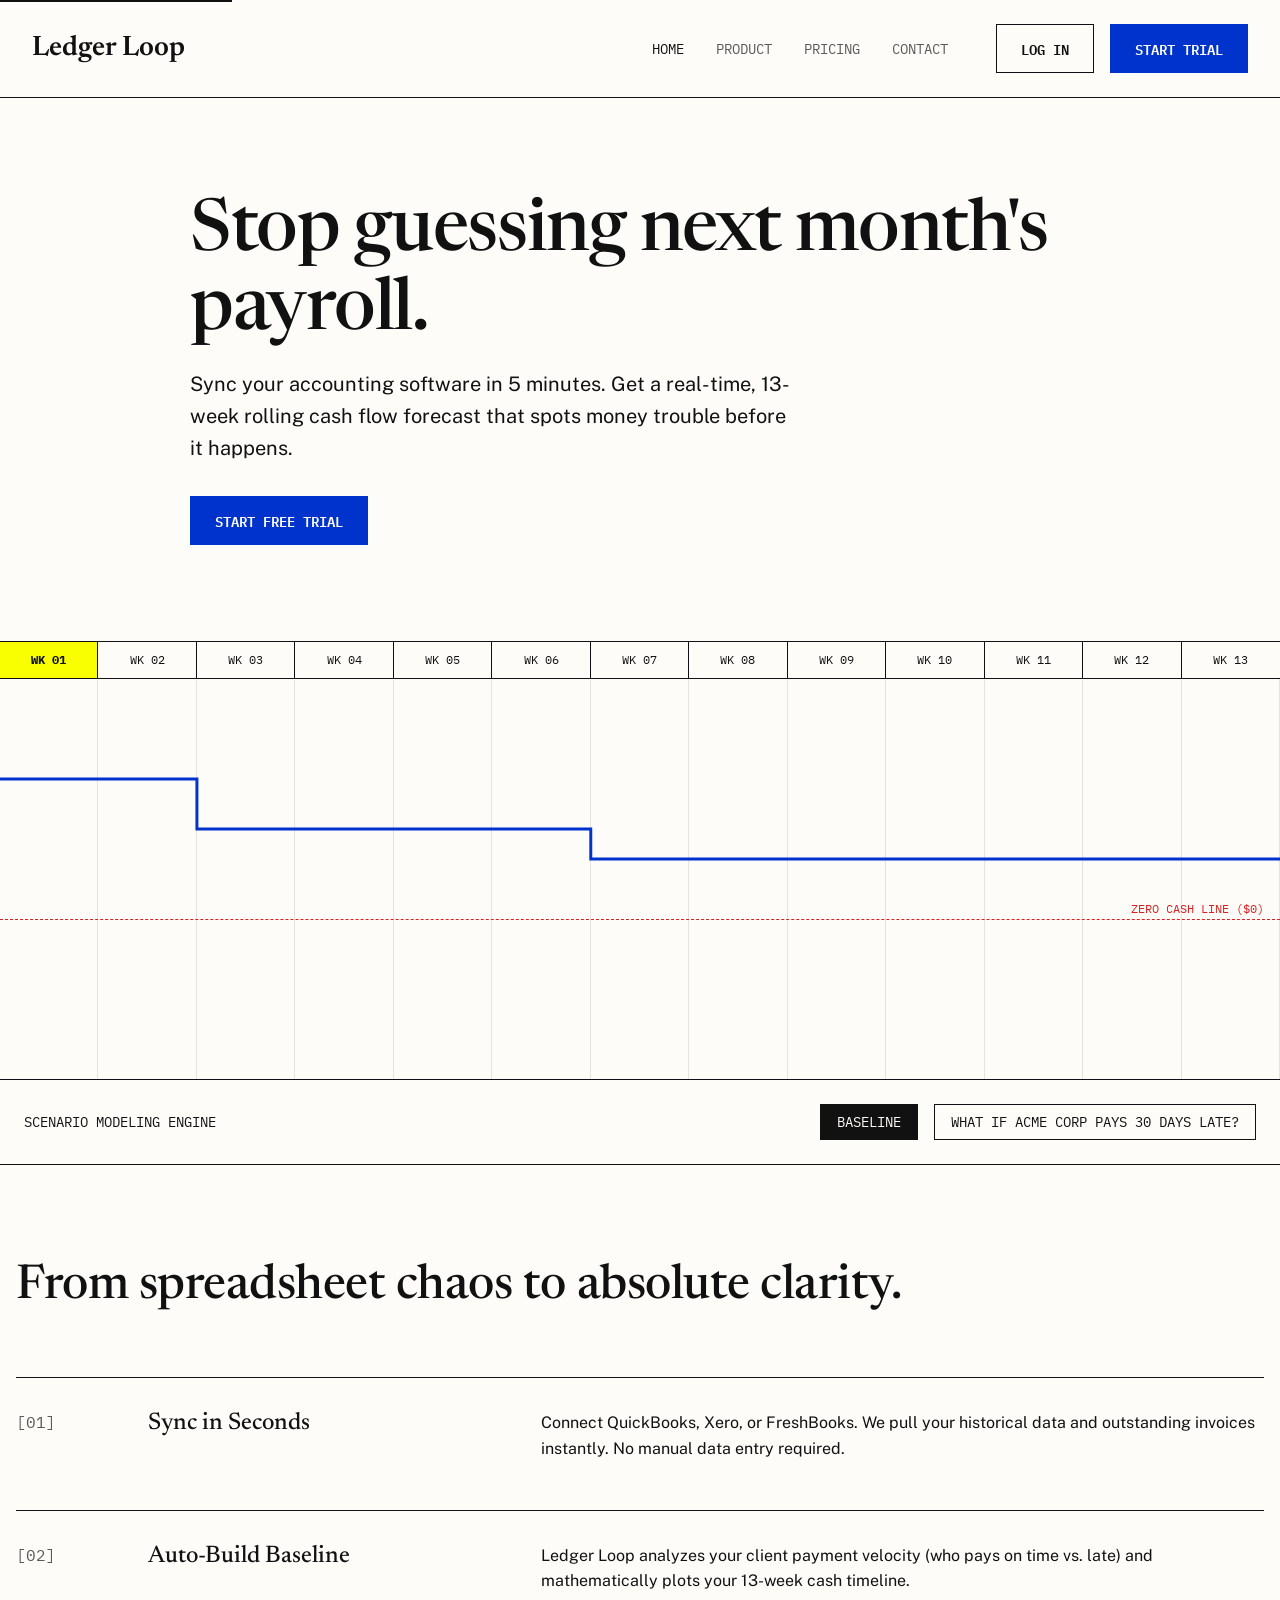
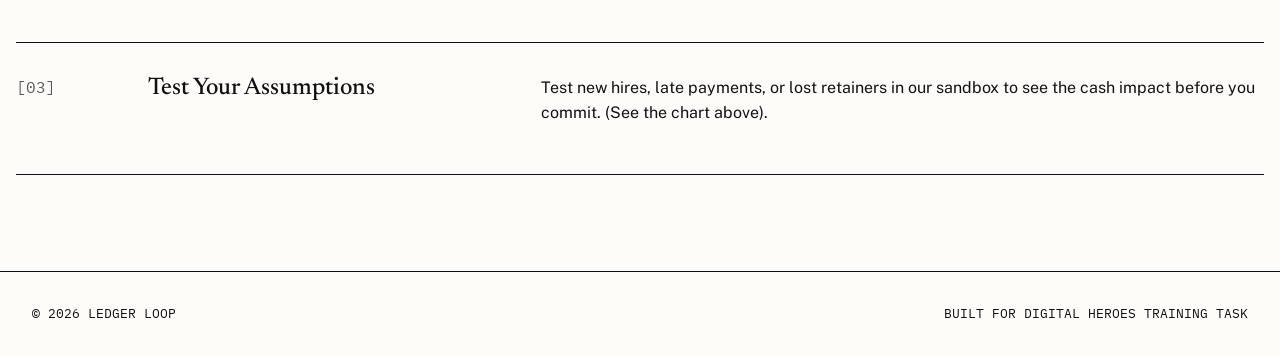
<file: index.html>
<!DOCTYPE html>
<html lang="en">
<head>
  <meta charset="UTF-8">
  <meta name="viewport" content="width=device-width, initial-scale=1.0">
  <title>Ledger Loop | 13-Week Cash Flow Forecast for Agencies</title>
  <meta name="description" content="Stop guessing next month's payroll. Ledger Loop syncs with QuickBooks, Xero, and FreshBooks to give small agencies a rolling 13-week cash flow forecast.">
  
  <!-- Preconnect for Fonts -->
  <link rel="preconnect" href="https://fonts.googleapis.com">
  <link rel="preconnect" href="https://fonts.gstatic.com" crossorigin>
  <link href="https://fonts.googleapis.com/css2?family=IBM+Plex+Mono:wght@400;500;600&family=Newsreader:ital,opsz,wght@0,6..72,400;0,6..72,500;0,6..72,600;1,6..72,400&family=Public+Sans:wght@400;500&display=swap" rel="stylesheet">
  
  <!-- CSS -->
  <link rel="stylesheet" href="/css/style.css">
  
  <!-- Open Graph / Meta -->
  <meta property="og:type" content="website">
  <meta property="og:url" content="https://ledgerloop-alpha.vercel.app/">
  <meta property="og:title" content="Ledger Loop | 13-Week Cash Flow Forecast">
  <meta property="og:description" content="Stop guessing next month's payroll. Ledger Loop gives small agencies a rolling 13-week cash flow forecast.">
  <meta property="og:image" content="https://ledgerloop-alpha.vercel.app/assets/og-image.png">
  <meta name="twitter:card" content="summary_large_image">

  <!-- Manifest -->
  <link rel="manifest" href="/site.webmanifest">
  
  <!-- JSON-LD Structured Data -->
  <script type="application/ld+json">
  {
    "@context": "https://schema.org",
    "@type": "Organization",
    "name": "Ledger Loop",
    "url": "https://ledgerloop-alpha.vercel.app",
    "logo": "https://ledgerloop-alpha.vercel.app/assets/logo.png",
    "description": "B2B SaaS product that gives small agencies and consultancies a rolling 13-week cash flow forecast."
  }
  </script>
</head>
<body>
  <a href="#main-content" class="skip-link">Skip to main content</a>
  
  <header id="site-header" class="site-header"></header>

  <main id="main-content">
    
    <!-- Hero Section -->
    <section class="hero">
      <div class="container hero-content">
        <h1>Stop guessing next month's payroll.</h1>
        <p style="font-size: 1.25rem; max-width: 600px; margin-bottom: 2rem;">Sync your accounting software in 5 minutes. Get a real-time, 13-week rolling cash flow forecast that spots money trouble before it happens.</p>
        <a href="/contact.html" class="btn btn-primary">Start Free Trial</a>
      </div>

      <!-- The Signature Element: 13-Week Horizon Grid -->
      <div class="horizon-grid-wrapper" aria-label="Interactive 13-week forecast grid">
        
        <!-- ARIA Live Region for Screen Readers -->
        <div id="scenario-announcer" aria-live="polite" class="sr-only">Showing baseline expected cash flow. All weeks are safely above the deficit threshold.</div>
        
        <!-- Grid Headers -->
        <div class="horizon-grid-headers">
          <!-- 13 Weeks -->
          <div class="horizon-col-header current"><span class="sr-only">Current Week: </span>WK 01</div>
          <div class="horizon-col-header">WK 02</div>
          <div class="horizon-col-header">WK 03</div>
          <div class="horizon-col-header">WK 04</div>
          <div class="horizon-col-header">WK 05</div>
          <div class="horizon-col-header">WK 06</div>
          <div class="horizon-col-header" id="header-wk7">WK 07</div>
          <div class="horizon-col-header" id="header-wk8">WK 08</div>
          <div class="horizon-col-header">WK 09</div>
          <div class="horizon-col-header">WK 10</div>
          <div class="horizon-col-header">WK 11</div>
          <div class="horizon-col-header">WK 12</div>
          <div class="horizon-col-header">WK 13</div>
        </div>

        <!-- Chart Area -->
        <div class="horizon-chart-area" aria-hidden="true">
          <!-- Background column lines -->
          <div class="horizon-col-line"></div><div class="horizon-col-line"></div>
          <div class="horizon-col-line"></div><div class="horizon-col-line"></div>
          <div class="horizon-col-line"></div><div class="horizon-col-line"></div>
          <div class="horizon-col-line"></div><div class="horizon-col-line"></div>
          <div class="horizon-col-line"></div><div class="horizon-col-line"></div>
          <div class="horizon-col-line"></div><div class="horizon-col-line"></div>
          <div class="horizon-col-line"></div>

          <!-- The Step-Line -->
          <svg class="chart-svg" viewBox="0 0 1300 400" preserveAspectRatio="none">
            <!-- Normal Step Path: 
                 Starts high, steps horizontally across weeks, drops slightly, stays above 60% (240px Y) 
                 Path: M 0,100 L 200,100 L 200,150 L 500,150 L 500,200 L 1300,200
            -->
            <path id="cash-trend-line" class="cash-line" d="M 0,100 L 200,100 L 200,150 L 600,150 L 600,180 L 1300,180"></path>
          </svg>

          <!-- Deficit Threshold & Warning Icons -->
          <div class="safety-line"></div>
          <span class="safety-label">ZERO CASH LINE ($0)</span>
          
          <div id="deficit-icon" class="deficit-warning-icon" style="top: 65%; left: 48%;">
            <svg width="16" height="16" viewBox="0 0 24 24" fill="none" stroke="currentColor" stroke-width="2"><path d="M10.29 3.86L1.82 18a2 2 0 0 0 1.71 3h16.94a2 2 0 0 0 1.71-3L13.71 3.86a2 2 0 0 0-3.42 0z"></path><line x1="12" y1="9" x2="12" y2="13"></line><line x1="12" y1="17" x2="12.01" y2="17"></line></svg>
            DEFICIT WARNING
          </div>
        </div>

        <!-- Interactive Controls -->
        <div class="scenario-panel">
          <span class="scenario-title">Scenario Modeling Engine</span>
          <div class="scenario-controls" role="group" aria-label="Forecast Scenarios">
            <button class="scenario-btn" aria-pressed="true" id="btn-baseline">Baseline</button>
            <button class="scenario-btn" aria-pressed="false" id="btn-delayed">What if Acme Corp pays 30 days late?</button>
          </div>
        </div>
      </div>
    </section>

    <!-- Structual Content Area -->
    <section class="section container" style="padding: 6rem 1rem;">
      <h2 style="margin-bottom: 4rem;">From spreadsheet chaos to absolute clarity.</h2>
      
      <ul class="index-list">
        <li class="index-item">
          <div class="index-marker">[01]</div>
          <h3 class="index-title">Sync in Seconds</h3>
          <p>Connect QuickBooks, Xero, or FreshBooks. We pull your historical data and outstanding invoices instantly. No manual data entry required.</p>
        </li>
        <li class="index-item">
          <div class="index-marker">[02]</div>
          <h3 class="index-title">Auto-Build Baseline</h3>
          <p>Ledger Loop analyzes your client payment velocity (who pays on time vs. late) and mathematically plots your 13-week cash timeline.</p>
        </li>
        <li class="index-item">
          <div class="index-marker">[03]</div>
          <h3 class="index-title">Test Your Assumptions</h3>
          <p>Test new hires, late payments, or lost retainers in our sandbox to see the cash impact before you commit. (See the chart above).</p>
        </li>
      </ul>
    </section>

  </main>

  <footer id="site-footer" style="border-top: 1px solid var(--color-ink); padding: 2rem 0;"></footer>

  <!-- Scripts -->
  <script src="/js/content-data.js"></script>
  <script src="/js/components.js"></script>
  <script src="/js/main.js"></script>
</body>
</html>
</file>
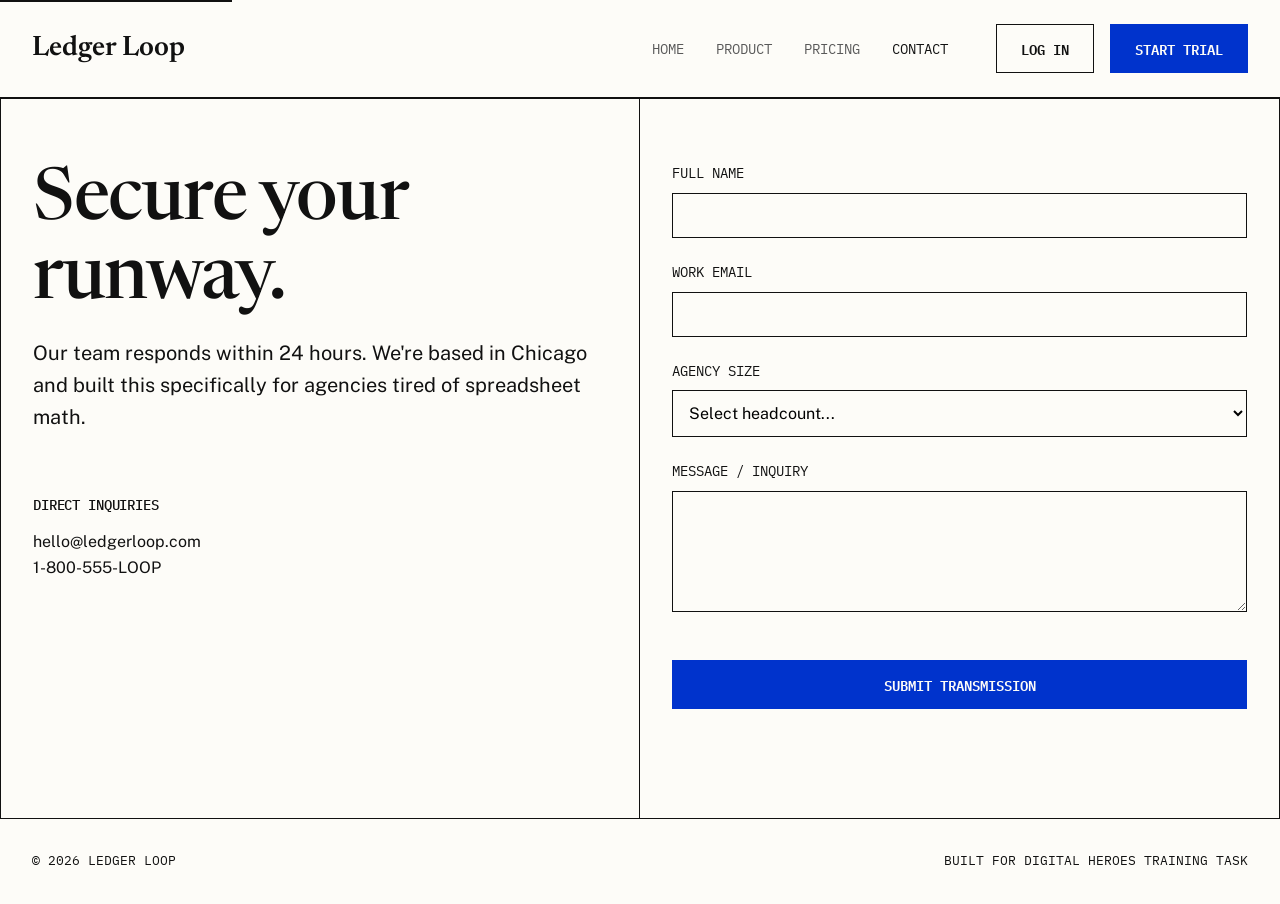
<file: contact.html>
<!DOCTYPE html>
<html lang="en">
<head>
  <meta charset="UTF-8">
  <meta name="viewport" content="width=device-width, initial-scale=1.0">
  <title>Contact & Login | Ledger Loop</title>
  <meta name="description" content="Get in touch with the Ledger Loop team or start your free trial today.">
  
  <link rel="preconnect" href="https://fonts.googleapis.com">
  <link rel="preconnect" href="https://fonts.gstatic.com" crossorigin>
  <link href="https://fonts.googleapis.com/css2?family=IBM+Plex+Mono:wght@400;500;600&family=Newsreader:ital,opsz,wght@0,6..72,400;0,6..72,500;0,6..72,600;1,6..72,400&family=Public+Sans:wght@400;500&display=swap" rel="stylesheet">
  <link rel="stylesheet" href="/css/style.css">

  <!-- Open Graph / Meta -->
  <meta property="og:type" content="website">
  <meta property="og:url" content="https://ledgerloop-alpha.vercel.app/contact.html">
  <meta property="og:title" content="Contact & Login | Ledger Loop">
  <meta property="og:description" content="Get in touch with the Ledger Loop team or start your free trial today.">
  <meta property="og:image" content="https://ledgerloop-alpha.vercel.app/assets/og-image.png">
  <meta name="twitter:card" content="summary_large_image">
  
</head>
<body>
  <a href="#main-content" class="skip-link">Skip to main content</a>
  <header id="site-header" class="site-header"></header>

  <main id="main-content">
    
    <div class="grid-structural" style="min-height: 80vh; border-top: 1px solid var(--color-ink);">
      
      <!-- Left Info Side -->
      <section class="hero-content" style="grid-column: span 6; border-right: 1px solid var(--color-ink); padding: 4rem 2rem;">
        <h1>Secure your runway.</h1>
        <p style="font-size: 1.25rem;">Our team responds within 24 hours. We're based in Chicago and built this specifically for agencies tired of spreadsheet math.</p>
        
        <div style="margin-top: 4rem;">
          <h2 style="font-family: var(--font-data); font-size: 0.9rem; text-transform: uppercase;">Direct Inquiries</h2>
          <p>hello@ledgerloop.com<br>1-800-555-LOOP</p>
        </div>
      </section>

      <!-- Right Form Side -->
      <section style="grid-column: span 6; padding: 4rem 2rem; background: var(--color-paper);">
        <form id="contact-form" novalidate onsubmit="event.preventDefault(); alert('Form submitted successfully. We will be in touch shortly.');">
          
          <div class="form-group">
            <label for="name" class="form-label">Full Name</label>
            <input type="text" id="name" name="name" class="form-input" required aria-required="true">
          </div>

          <div class="form-group">
            <label for="email" class="form-label">Work Email</label>
            <input type="email" id="email" name="email" class="form-input" required aria-required="true">
          </div>

          <div class="form-group">
            <label for="company_size" class="form-label">Agency Size</label>
            <select id="company_size" name="company_size" class="form-input" required aria-required="true">
              <option value="" disabled selected>Select headcount...</option>
              <option value="1">Solo</option>
              <option value="2-10">2-10 Employees</option>
              <option value="11-50">11-50 Employees</option>
              <option value="51+">51+ Employees</option>
            </select>
          </div>

          <div class="form-group">
            <label for="message" class="form-label">Message / Inquiry</label>
            <textarea id="message" name="message" class="form-input" rows="5" required aria-required="true"></textarea>
          </div>

          <button type="submit" class="btn btn-primary" style="width: 100%; margin-top: 1rem;">Submit Transmission</button>
        </form>
      </section>

    </div>

  </main>

  <footer id="site-footer" style="border-top: 1px solid var(--color-ink); padding: 2rem 0;"></footer>

  <script src="/js/content-data.js"></script>
  <script src="/js/components.js"></script>
</body>
</html>
</file>
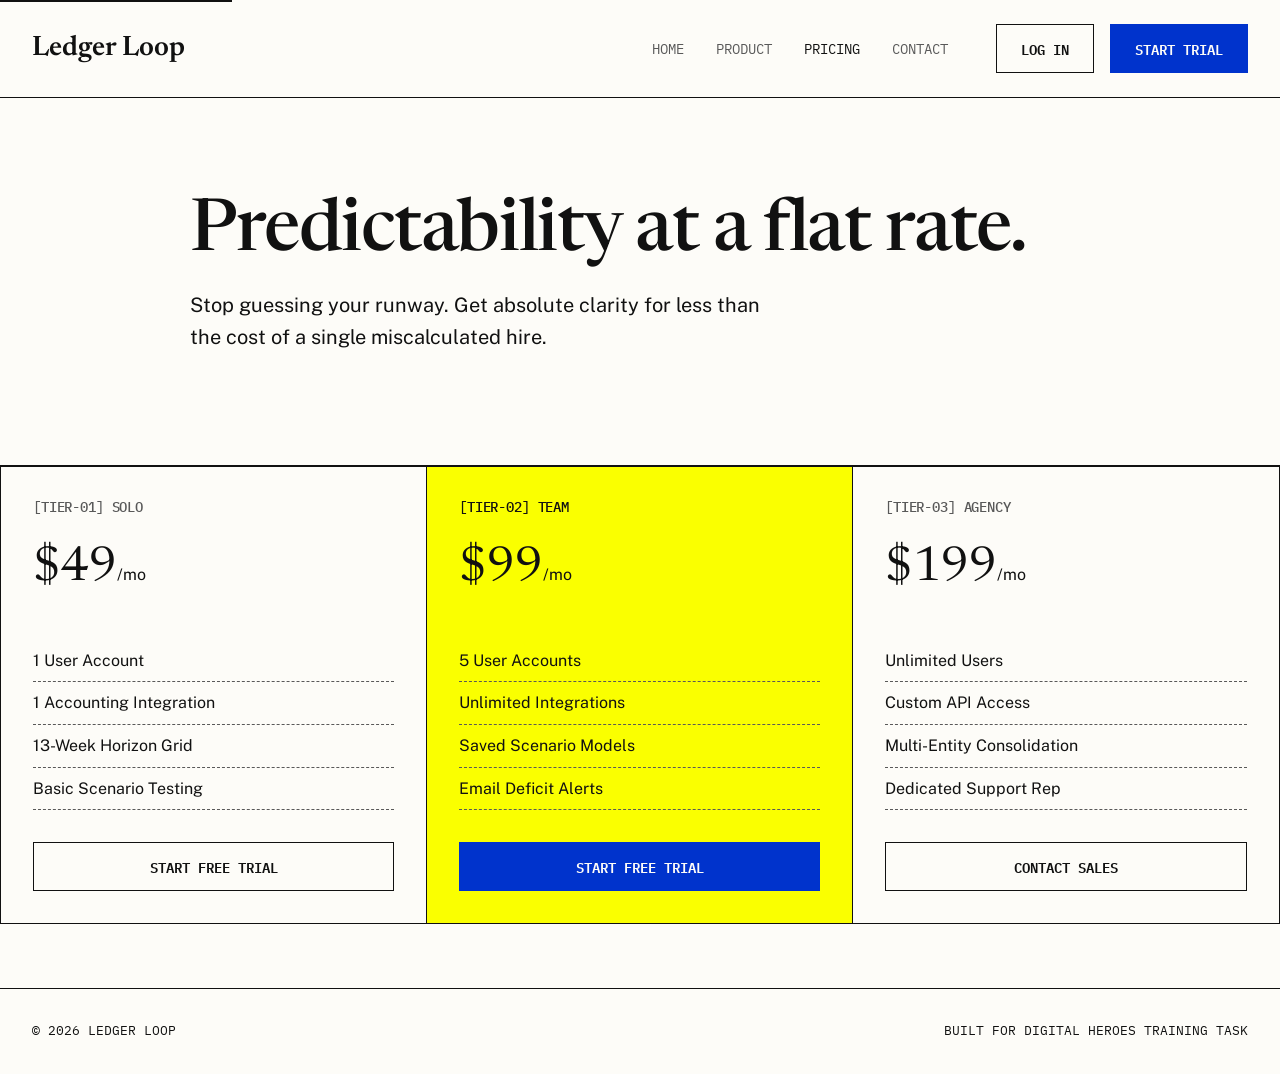
<file: pricing.html>
<!DOCTYPE html>
<html lang="en">
<head>
  <meta charset="UTF-8">
  <meta name="viewport" content="width=device-width, initial-scale=1.0">
  <title>Pricing | Ledger Loop</title>
  <meta name="description" content="Simple, transparent pricing for agencies of all sizes. Solo, Team, and Agency tiers available.">
  
  <link rel="preconnect" href="https://fonts.googleapis.com">
  <link rel="preconnect" href="https://fonts.gstatic.com" crossorigin>
  <link href="https://fonts.googleapis.com/css2?family=IBM+Plex+Mono:wght@400;500;600&family=Newsreader:ital,opsz,wght@0,6..72,400;0,6..72,500;0,6..72,600;1,6..72,400&family=Public+Sans:wght@400;500&display=swap" rel="stylesheet">
  <link rel="stylesheet" href="/css/style.css">

  <!-- Open Graph / Meta -->
  <meta property="og:type" content="website">
  <meta property="og:url" content="https://ledgerloop-alpha.vercel.app/pricing.html">
  <meta property="og:title" content="Pricing | Ledger Loop">
  <meta property="og:description" content="Simple, transparent pricing for agencies of all sizes. Solo, Team, and Agency tiers available.">
  <meta property="og:image" content="https://ledgerloop-alpha.vercel.app/assets/og-image.png">
  <meta name="twitter:card" content="summary_large_image">
  
  <!-- Structured Data -->
  <script type="application/ld+json">
  {
    "@context": "https://schema.org",
    "@type": "FAQPage",
    "mainEntity": [{
      "@type": "Question",
      "name": "Do I need a credit card to sign up?",
      "acceptedAnswer": {
        "@type": "Answer",
        "text": "No. The 14-day trial is completely free and requires no credit card upfront."
      }
    }]
  }
  </script>
</head>
<body>
  <a href="#main-content" class="skip-link">Skip to main content</a>
  <header id="site-header" class="site-header"></header>

  <main id="main-content">
    <section class="hero" style="border-bottom: 0;">
      <div class="container hero-content">
        <h1>Predictability at a flat rate.</h1>
        <p style="font-size: 1.25rem; max-width: 600px;">Stop guessing your runway. Get absolute clarity for less than the cost of a single miscalculated hire.</p>
      </div>
    </section>

    <!-- Pricing Grid -->
    <section class="container" style="border-top: 1px solid var(--color-ink); padding: 0;">
      <div class="pricing-grid">
        <!-- Tier 1 -->
        <div class="pricing-card">
          <h2 class="pricing-tier">[TIER-01] SOLO</h2>
          <div class="pricing-price">$49<span style="font-size:1rem; font-family: var(--font-body);">/mo</span></div>
          <ul class="pricing-features">
            <li>1 User Account</li>
            <li>1 Accounting Integration</li>
            <li>13-Week Horizon Grid</li>
            <li>Basic Scenario Testing</li>
          </ul>
          <a href="/contact.html" class="btn btn-outline" style="width:100%">Start Free Trial</a>
        </div>
        
        <!-- Tier 2 -->
        <div class="pricing-card" style="background: var(--color-highlighter);">
          <h2 class="pricing-tier" style="color: var(--color-ink);">[TIER-02] TEAM</h2>
          <div class="pricing-price">$99<span style="font-size:1rem; font-family: var(--font-body);">/mo</span></div>
          <ul class="pricing-features" style="border-color: var(--color-ink);">
            <li>5 User Accounts</li>
            <li>Unlimited Integrations</li>
            <li>Saved Scenario Models</li>
            <li>Email Deficit Alerts</li>
          </ul>
          <a href="/contact.html" class="btn btn-primary" style="width:100%">Start Free Trial</a>
        </div>

        <!-- Tier 3 -->
        <div class="pricing-card">
          <h2 class="pricing-tier">[TIER-03] AGENCY</h2>
          <div class="pricing-price">$199<span style="font-size:1rem; font-family: var(--font-body);">/mo</span></div>
          <ul class="pricing-features">
            <li>Unlimited Users</li>
            <li>Custom API Access</li>
            <li>Multi-Entity Consolidation</li>
            <li>Dedicated Support Rep</li>
          </ul>
          <a href="/contact.html" class="btn btn-outline" style="width:100%">Contact Sales</a>
        </div>
      </div>
    </section>

  </main>

  <footer id="site-footer" style="border-top: 1px solid var(--color-ink); padding: 2rem 0; margin-top: 4rem;"></footer>

  <script src="/js/content-data.js"></script>
  <script src="/js/components.js"></script>
</body>
</html>
</file>
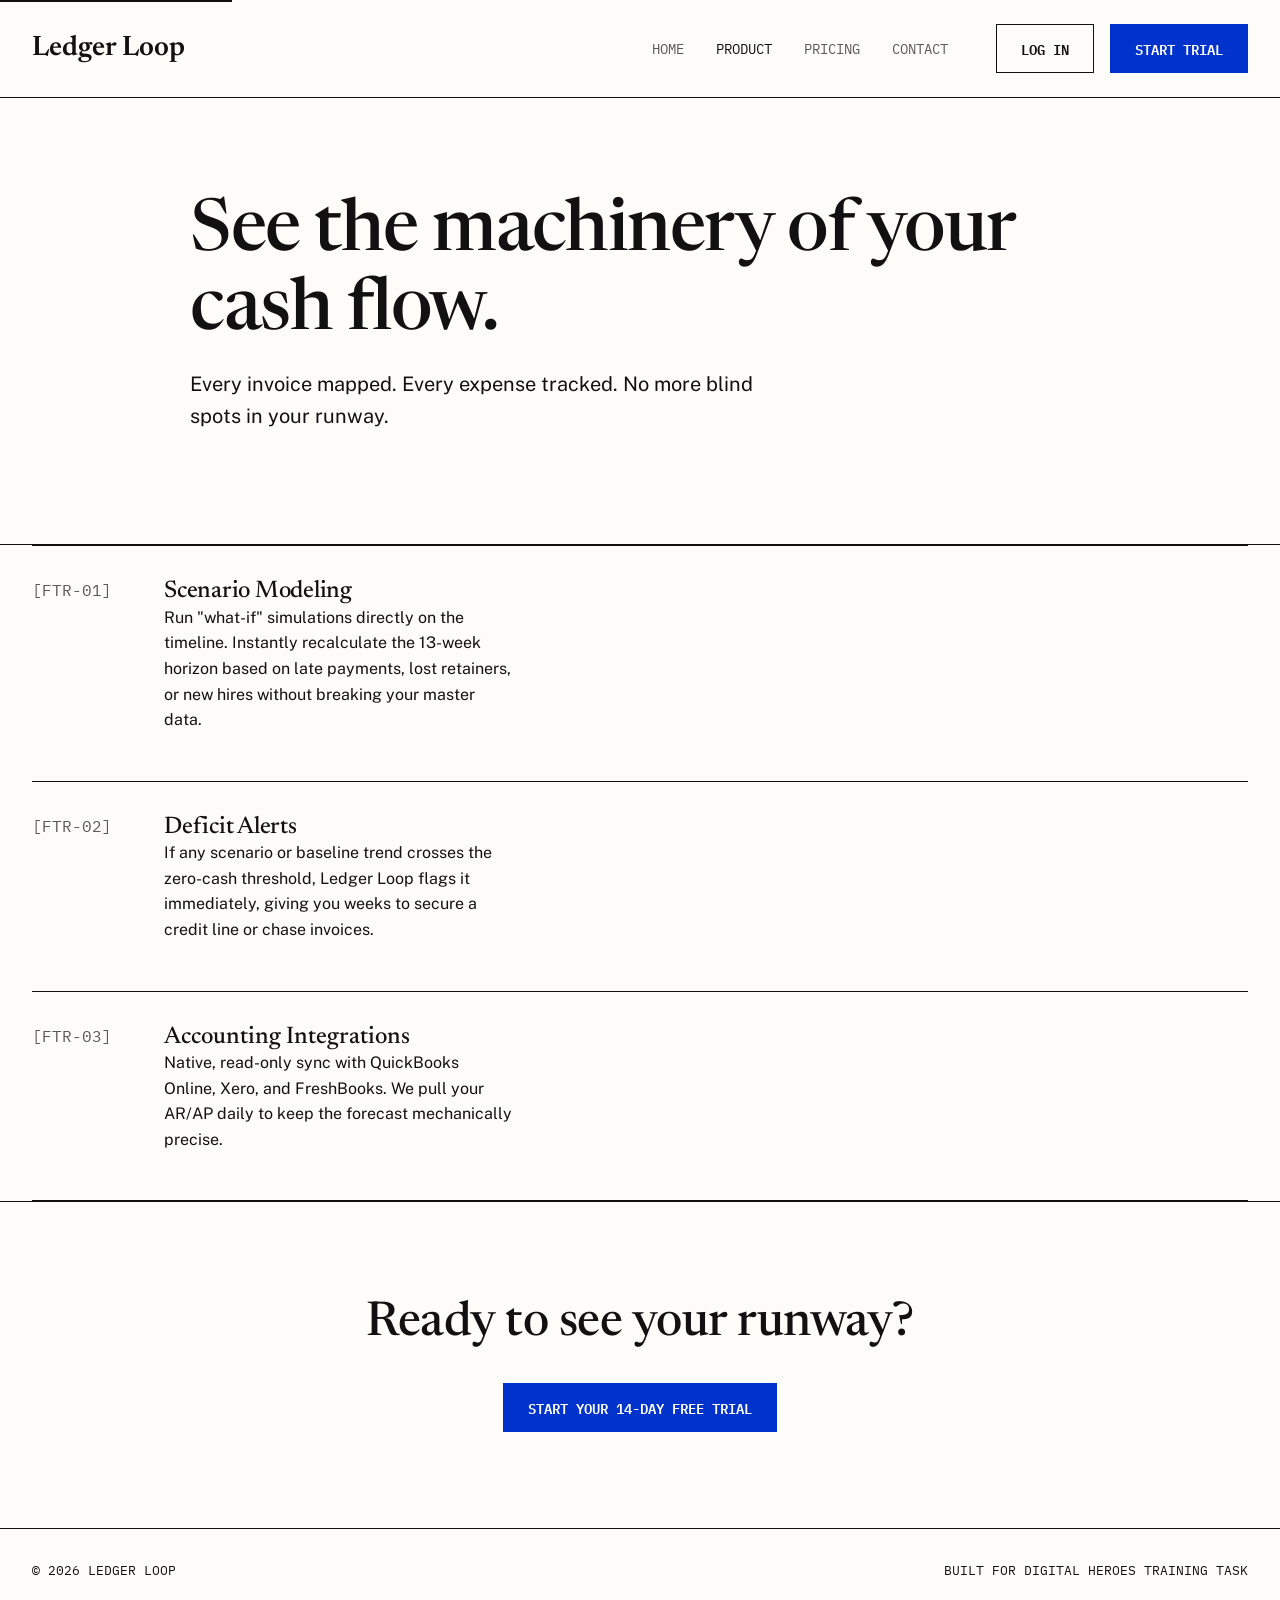
<file: product.html>
<!DOCTYPE html>
<html lang="en">
<head>
  <meta charset="UTF-8">
  <meta name="viewport" content="width=device-width, initial-scale=1.0">
  <title>Product Features | Ledger Loop</title>
  <meta name="description" content="Explore Ledger Loop features: rolling 13-week forecast, scenario modeling, integrations, and early-warning alerts.">
  
  <link rel="preconnect" href="https://fonts.googleapis.com">
  <link rel="preconnect" href="https://fonts.gstatic.com" crossorigin>
  <link href="https://fonts.googleapis.com/css2?family=IBM+Plex+Mono:wght@400;500;600&family=Newsreader:ital,opsz,wght@0,6..72,400;0,6..72,500;0,6..72,600;1,6..72,400&family=Public+Sans:wght@400;500&display=swap" rel="stylesheet">
  <link rel="stylesheet" href="/css/style.css">

  <!-- Open Graph / Meta -->
  <meta property="og:type" content="website">
  <meta property="og:url" content="https://ledgerloop-alpha.vercel.app/product.html">
  <meta property="og:title" content="Product Features | Ledger Loop">
  <meta property="og:description" content="Explore Ledger Loop features: rolling 13-week forecast, scenario modeling, integrations, and early-warning alerts.">
  <meta property="og:image" content="https://ledgerloop-alpha.vercel.app/assets/og-image.png">
  <meta name="twitter:card" content="summary_large_image">
  
  <!-- Structured Data -->
  <script type="application/ld+json">
  {
    "@context": "https://schema.org",
    "@type": ["SoftwareApplication", "Product"],
    "name": "Ledger Loop",
    "applicationCategory": "BusinessApplication",
    "operatingSystem": "WebBrowser",
    "offers": {
      "@type": "Offer",
      "price": "49",
      "priceCurrency": "USD"
    }
  }
  </script>
</head>
<body>
  <a href="#main-content" class="skip-link">Skip to main content</a>
  <header id="site-header" class="site-header"></header>

  <main id="main-content">
    
    <section class="hero" style="border-bottom: 0;">
      <div class="container hero-content">
        <h1>See the machinery of your cash flow.</h1>
        <p style="font-size: 1.25rem; max-width: 600px;">Every invoice mapped. Every expense tracked. No more blind spots in your runway.</p>
      </div>
    </section>

    <!-- Detailed Features -->
    <section class="container" style="border-top: 1px solid var(--color-ink);">
      <ul class="index-list">
        <li class="index-item">
          <div class="index-marker">[FTR-01]</div>
          <div>
            <h2 class="index-title">Scenario Modeling</h2>
            <p>Run "what-if" simulations directly on the timeline. Instantly recalculate the 13-week horizon based on late payments, lost retainers, or new hires without breaking your master data.</p>
          </div>
        </li>
        <li class="index-item">
          <div class="index-marker">[FTR-02]</div>
          <div>
            <h2 class="index-title">Deficit Alerts</h2>
            <p>If any scenario or baseline trend crosses the zero-cash threshold, Ledger Loop flags it immediately, giving you weeks to secure a credit line or chase invoices.</p>
          </div>
        </li>
        <li class="index-item">
          <div class="index-marker">[FTR-03]</div>
          <div>
            <h3 class="index-title">Accounting Integrations</h3>
            <p>Native, read-only sync with QuickBooks Online, Xero, and FreshBooks. We pull your AR/AP daily to keep the forecast mechanically precise.</p>
          </div>
        </li>
      </ul>
    </section>

    <section class="container" style="padding: 6rem 1rem; border-top: 1px solid var(--color-ink); text-align: center;">
      <h2 style="margin-bottom: 2rem;">Ready to see your runway?</h2>
      <a href="/contact.html" class="btn btn-primary">Start Your 14-Day Free Trial</a>
    </section>

  </main>

  <footer id="site-footer" style="border-top: 1px solid var(--color-ink); padding: 2rem 0;"></footer>

  <script src="/js/content-data.js"></script>
  <script src="/js/components.js"></script>
</body>
</html>
</file>
<file: css/style.css>
/* 
 * Ledger Loop Revised Stylesheet - "Physical Ledger"
 * High-performance, accessible CSS
 */

:root {
  /* Physical Ledger Palette */
  --color-paper: #FDFCF8; 
  --color-ink: #111111; 
  --color-graphite: #595959; 
  --color-cash-blue: #0033CC; 
  --color-deficit-red: #D92121; 
  --color-highlighter: #FAFF00; 
  
  /* Typography */
  --font-display: 'Newsreader', 'Times New Roman', serif;
  --font-data: 'IBM Plex Mono', 'Courier New', monospace;
  --font-body: 'Public Sans', system-ui, -apple-system, sans-serif;
  
  /* Spacing */
  --spacing-xs: 0.5rem;
  --spacing-sm: 1rem;
  --spacing-md: 2rem;
  --spacing-lg: 4rem;
  --spacing-xl: 8rem;

  /* Layout */
  --container-width: 1440px;
  --transition: 0.3s cubic-bezier(0.4, 0, 0.2, 1);
}

/* Base Reset & Accessibility */
*, *::before, *::after {
  box-sizing: border-box;
  margin: 0;
  padding: 0;
}

html {
  font-size: 16px;
  scroll-behavior: smooth;
}

body {
  font-family: var(--font-body);
  background-color: var(--color-paper);
  color: var(--color-ink);
  line-height: 1.6;
  -webkit-font-smoothing: antialiased;
}

/* Screen Reader Only */
.sr-only {
  position: absolute;
  width: 1px;
  height: 1px;
  padding: 0;
  margin: -1px;
  overflow: hidden;
  clip: rect(0, 0, 0, 0);
  white-space: nowrap;
  border: 0;
}

/* Typography */
h1, h2, h3, h4 {
  font-family: var(--font-display);
  font-weight: 500; /* Newsreader looks best at medium/bold weights */
  line-height: 1.1;
  color: var(--color-ink);
  margin-bottom: var(--spacing-sm);
}

h1 { font-size: clamp(3rem, 6vw, 4.5rem); letter-spacing: -0.02em; }
h2 { font-size: clamp(2rem, 4vw, 3rem); letter-spacing: -0.01em; }
h3 { font-size: clamp(1.5rem, 3vw, 2rem); }
p { margin-bottom: var(--spacing-sm); }
a { color: var(--color-cash-blue); text-decoration: none; }
a:hover { text-decoration: underline; text-underline-offset: 4px; }

/* Structural Data Elements */
.data-label {
  font-family: var(--font-data);
  font-size: 0.9rem;
  text-transform: uppercase;
  letter-spacing: 0.02em;
  font-weight: 500;
}

/* Accessibility Focus States */
:focus-visible {
  outline: 3px solid var(--color-cash-blue);
  outline-offset: 2px;
}

/* Skip to Content Link */
.skip-link {
  position: absolute;
  top: -40px;
  left: 0;
  background: var(--color-ink);
  color: var(--color-paper);
  padding: 8px 16px;
  z-index: 9999;
  font-family: var(--font-data);
  font-weight: 600;
  transition: top 0.2s ease;
}
.skip-link:focus { top: 0; }

/* Layout Utilities (The Blueprint) */
.container {
  width: 100%;
  max-width: var(--container-width);
  margin: 0 auto;
  padding: 0 var(--spacing-md);
}

.grid-structural {
  display: grid;
  grid-template-columns: repeat(12, 1fr);
  border-left: 1px solid var(--color-ink);
  border-right: 1px solid var(--color-ink);
}

/* Buttons */
.btn {
  display: inline-flex;
  align-items: center;
  justify-content: center;
  padding: 0.75rem 1.5rem;
  font-family: var(--font-data);
  font-size: 0.9rem;
  text-transform: uppercase;
  font-weight: 600;
  cursor: pointer;
  transition: background-color var(--transition), color var(--transition);
  text-align: center;
  border: 1px solid var(--color-ink);
  border-radius: 0;
  background: transparent;
  color: var(--color-ink);
  text-decoration: none;
}
.btn:hover { text-decoration: none; }

.btn-primary {
  background-color: var(--color-cash-blue);
  color: var(--color-paper);
  border-color: var(--color-cash-blue);
}
.btn-primary:hover {
  background-color: var(--color-ink);
  color: var(--color-paper);
  border-color: var(--color-ink);
}

/* Header & Nav */
.site-header {
  border-bottom: 1px solid var(--color-ink);
  padding: 1.5rem 0;
  background-color: var(--color-paper);
}

.header-container {
  display: flex;
  justify-content: space-between;
  align-items: center;
}

.logo {
  font-family: var(--font-display);
  font-size: 1.75rem;
  font-weight: 600;
  color: var(--color-ink);
  text-decoration: none;
}
.logo:hover { text-decoration: none; }

.main-nav { display: flex; align-items: center; gap: 3rem; }
.nav-list { display: flex; list-style: none; gap: 2rem; }
.nav-link {
  font-family: var(--font-data);
  font-size: 0.9rem;
  text-transform: uppercase;
  color: var(--color-graphite);
}
.nav-link:hover, .nav-link.active {
  color: var(--color-ink);
  text-decoration: none;
}
.nav-cta { display: flex; gap: 1rem; }

/* 13-Week Horizon Grid (Hero) */
.hero {
  border-bottom: 1px solid var(--color-ink);
}

.hero-content {
  padding: 6rem 0;
  max-width: 900px;
}

.horizon-grid-wrapper {
  width: 100%;
  border-top: 1px solid var(--color-ink);
  position: relative;
  overflow: hidden;
  background-color: var(--color-paper);
}

.horizon-grid-headers {
  display: grid;
  grid-template-columns: repeat(13, 1fr);
  border-bottom: 1px solid var(--color-ink);
}

.horizon-col-header {
  padding: 0.5rem;
  border-right: 1px solid var(--color-ink);
  font-family: var(--font-data);
  font-size: 0.75rem;
  color: var(--color-ink);
  text-align: center;
}
.horizon-col-header:last-child { border-right: none; }
.horizon-col-header.current {
  background-color: var(--color-highlighter);
  font-weight: 700;
}
.horizon-col-header.deficit {
  color: var(--color-deficit-red);
  font-weight: 700;
}

.horizon-chart-area {
  position: relative;
  height: 400px;
  width: 100%;
  display: grid;
  grid-template-columns: repeat(13, 1fr);
}

.horizon-col-line {
  border-right: 1px solid rgba(17, 17, 17, 0.1); /* Subtle internal grid lines */
}
.horizon-col-line:last-child { border-right: none; }

.chart-svg {
  position: absolute;
  top: 0; left: 0; width: 100%; height: 100%;
  z-index: 10;
}

.cash-line {
  fill: none;
  stroke: var(--color-cash-blue);
  stroke-width: 3;
  transition: d 0.5s cubic-bezier(0.4, 0, 0.2, 1), stroke 0.5s;
}
.cash-line.deficit-mode {
  stroke: var(--color-deficit-red);
}

@media (prefers-reduced-motion: reduce) {
  .cash-line { transition: none; }
}

.safety-line {
  position: absolute;
  top: 60%; /* Arbitrary threshold for demo */
  left: 0;
  width: 100%;
  border-top: 1px dashed var(--color-deficit-red);
  z-index: 5;
}
.safety-label {
  position: absolute;
  top: calc(60% - 20px);
  right: 1rem;
  font-family: var(--font-data);
  font-size: 0.75rem;
  color: var(--color-deficit-red);
}

/* Status Indicators inside Grid */
.deficit-warning-icon {
  position: absolute;
  display: none;
  align-items: center;
  gap: 0.25rem;
  background: var(--color-paper);
  border: 1px solid var(--color-deficit-red);
  color: var(--color-deficit-red);
  padding: 0.25rem 0.5rem;
  font-family: var(--font-data);
  font-size: 0.75rem;
  font-weight: 700;
  z-index: 20;
}
.deficit-warning-icon.visible {
  display: inline-flex;
}

/* Scenario Controls */
.scenario-panel {
  padding: 1.5rem;
  border-top: 1px solid var(--color-ink);
  display: flex;
  justify-content: space-between;
  align-items: center;
  background-color: var(--color-paper);
}

.scenario-title {
  font-family: var(--font-data);
  font-size: 0.9rem;
  text-transform: uppercase;
}

.scenario-controls {
  display: flex;
  gap: 1rem;
}

.scenario-btn {
  background: transparent;
  border: 1px solid var(--color-ink);
  color: var(--color-ink);
  font-family: var(--font-data);
  padding: 0.5rem 1rem;
  cursor: pointer;
  font-size: 0.85rem;
  text-transform: uppercase;
  border-radius: 0;
  transition: all var(--transition);
}
.scenario-btn:hover { background: rgba(17,17,17,0.05); }
.scenario-btn[aria-pressed="true"] {
  background: var(--color-ink);
  color: var(--color-paper);
}

/* Structural Features List */
.index-list {
  list-style: none;
  border-top: 1px solid var(--color-ink);
}
.index-item {
  display: grid;
  grid-template-columns: 100px 1fr 2fr;
  padding: 2rem 0;
  border-bottom: 1px solid var(--color-ink);
  gap: 2rem;
}
.index-marker {
  font-family: var(--font-data);
  color: var(--color-graphite);
}
.index-title {
  font-size: 1.5rem;
  margin: 0;
}

/* Mobile Responsive */
@media (max-width: 768px) {
  .index-item { grid-template-columns: 1fr; gap: 1rem; padding: 1.5rem 0; }
  .horizon-grid-headers { font-size: 0.65rem; }
  .main-nav { display: none; }
}

/* Pricing Cards */
.pricing-grid {
  display: grid;
  grid-template-columns: repeat(auto-fit, minmax(300px, 1fr));
  gap: 0;
  border: 1px solid var(--color-ink);
  border-bottom: none;
}
.pricing-card {
  border-bottom: 1px solid var(--color-ink);
  border-right: 1px solid var(--color-ink);
  padding: 2rem;
  display: flex;
  flex-direction: column;
  background: var(--color-paper);
}
.pricing-card:last-child {
  border-right: none;
}
.pricing-tier {
  font-family: var(--font-data);
  font-size: 0.9rem;
  text-transform: uppercase;
  margin-bottom: 1rem;
  color: var(--color-graphite);
}
.pricing-price {
  font-family: var(--font-display);
  font-size: 3rem;
  margin-bottom: 2rem;
  color: var(--color-ink);
}
.pricing-features {
  list-style: none;
  margin-bottom: 2rem;
  flex-grow: 1;
}
.pricing-features li {
  padding: 0.5rem 0;
  border-bottom: 1px dashed var(--color-graphite);
}

/* Forms */
.form-group { margin-bottom: 1.5rem; }
.form-label {
  display: block;
  font-family: var(--font-data);
  font-size: 0.85rem;
  text-transform: uppercase;
  margin-bottom: 0.5rem;
}
.form-input {
  width: 100%;
  padding: 0.75rem;
  border: 1px solid var(--color-ink);
  background: var(--color-paper);
  font-family: var(--font-body);
  font-size: 1rem;
  border-radius: 0;
}
.form-input:focus {
  outline: 3px solid var(--color-cash-blue);
  outline-offset: 2px;
}
</file>
